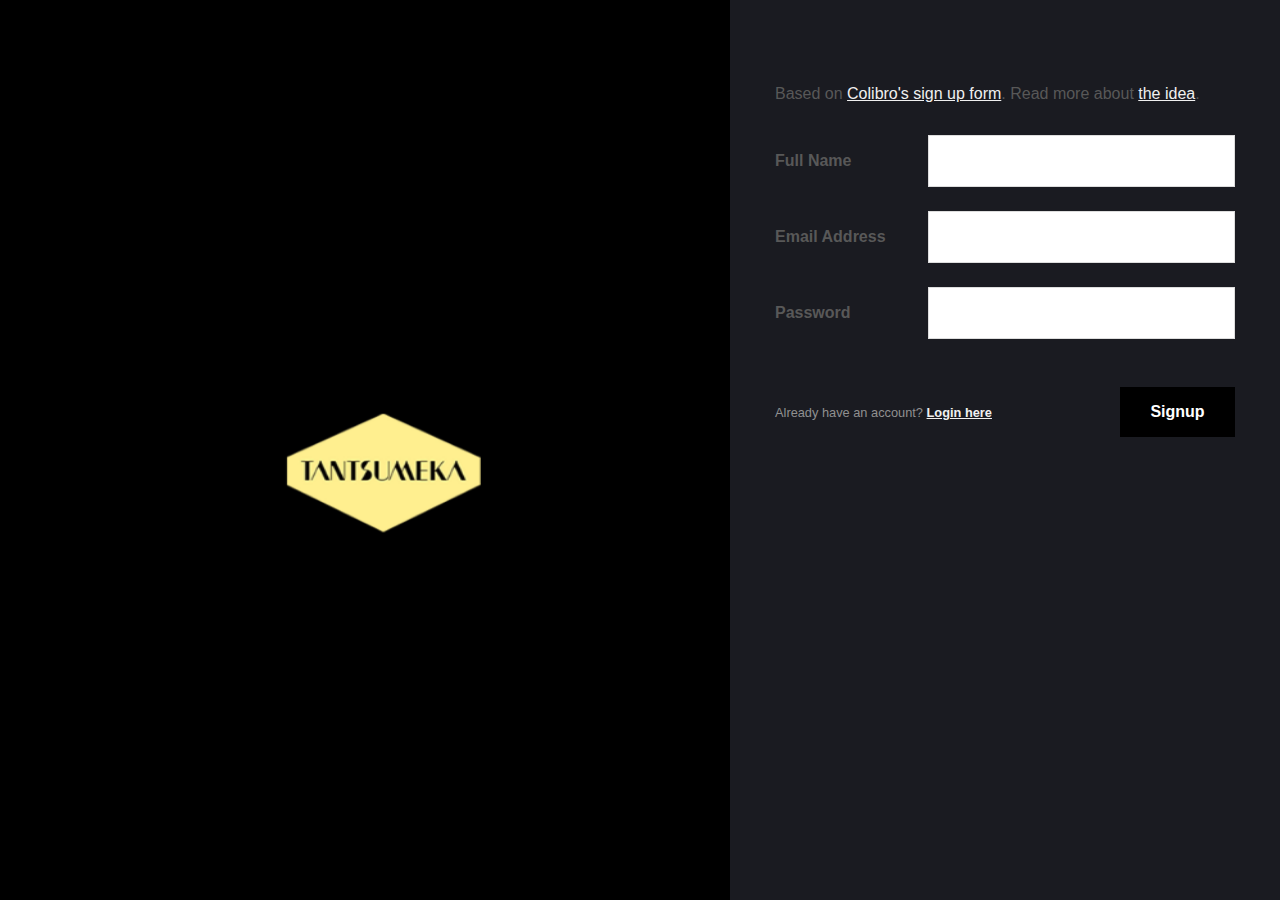
<file: admin/index.html>
<!DOCTYPE html>
<html lang="en" class="no-js">
	<head>
		<meta charset="UTF-8" />
		<meta name="viewport" content="width=device-width, initial-scale=1">
		<title>Tantsumeka | Admin</title>
		<meta name="description" content="Visual feedback for password strength on an image that gets pixelated or blurred." />
		<meta name="keywords" content="password strength, visual feedback, image, canvas, javascript, css, blur, pixelated" />
		<meta name="author" content="Codrops" />
		<link rel="shortcut icon" href="img/icons/favicon.ico">
		<link rel="stylesheet" type="text/css" href="css/base.css" />
		<script>document.documentElement.className="js";var supportsCssVars=function(){var e,t=document.createElement("style");return t.innerHTML="root: { --tmp-var: bold; }",document.head.appendChild(t),e=!!(window.CSS&&window.CSS.supports&&window.CSS.supports("font-weight","var(--tmp-var)")),t.parentNode.removeChild(t),e};supportsCssVars()||alert("Please view this demo in a modern browser that supports CSS Variables.");</script>
	</head>
	<body class="demo-2 loading">
		<main>
			<div class="content content--side">
				<header class="codrops-header">
					<div class="codrops-links">
						<a class="codrops-icon codrops-icon--prev" href="https://tympanus.net/Development/DistortionHoverEffect/" title="Previous Demo"><svg class="icon icon--arrow"><use xlink:href="#icon-arrow"></use></svg></a>
						<a class="codrops-icon codrops-icon--drop" href="https://tympanus.net/codrops/?p=34613" title="Back to the article"><svg class="icon icon--drop"><use xlink:href="#icon-drop"></use></svg></a>
					</div>
					<p class="info">Based on <a href="https://app.colibro.com/accounts-register/register">Colibro's sign up form</a>. Read more about <a href="https://www.reddit.com/r/web_design/comments/8bzbue/the_stronger_your_password_the_more_of_the/?st=jg1t6m9c&sh=e057ce1f">the idea</a>.</p>
				</header>
				<div id="signup" style="display: block">
					<form class="form" action="" method="">
						<div class="form__item">
							<label class="form__label" for="email">Full Name</label>
							<input class="form__input" type="text" name="name" id="name">
						</div>
						<div class="form__item">
							<label class="form__label" for="email">Email Address</label>
							<input class="form__input" type="email" name="email" id="email">
						</div>
						<div class="form__item">
							<label class="form__label" for="password">Password</label>
							<div class="form__input-wrap">
								<input class="form__input" type="password" name="password" id="password">
								<p class="form__password-strength" id="strength-output"></p>
							</div>
						</div>
						<div class="form__item form__item--actions">
							<span>Already have an account? <a class="form__link" href="#" onclick="showLogin()">Login here</a></span>
							<input class="form__button" type="button" name="signup" value="Signup">
						</div>
					</form>
				</div>
				<div id="login" style="display: none">
					<form class="form" action="" method="">
						<div class="form__item">
							<label class="form__label" for="email">Email Address</label>
							<input class="form__input" type="email" name="email" id="emailLog">
						</div>
						<div class="form__item">
							<label class="form__label" for="password">Password</label>
							<div class="form__input-wrap">
								<input class="form__input" type="password" name="password" id="passwordLog">
								<p class="form__password-strength" id="strength-output"></p>
							</div>
						</div>
						<div class="form__item form__item--actions">
							<span>Do not have an account? <a class="form__link" href="#" onclick="showLogin()">Signup here</a></span>
							<input class="form__button" type="button" name="Login" value="Login">
						</div>
					</form>
				</div>
			</div>
			<div class="content content--side">
				<div class="poster" style="background-image:url(img/1.jpg)"></div>
				<div class="canvas-wrap">
					<canvas></canvas>
				</div>
				<a class="github" href="https://github.com/codrops/PasswordStrengthVisualization/" title="Find this project on GitHub"><svg class="icon icon--github"><use xlink:href="#icon-github"></use></svg></a>
			</div>
		</main>
		<script src="js/imagesloaded.pkgd.min.js"></script>
		<script src="js/zxcvbn.js"></script>
		<script src="js/demo2.js"></script>
		<script src="js/login.js"></script>
	</body>
</html>
</file>
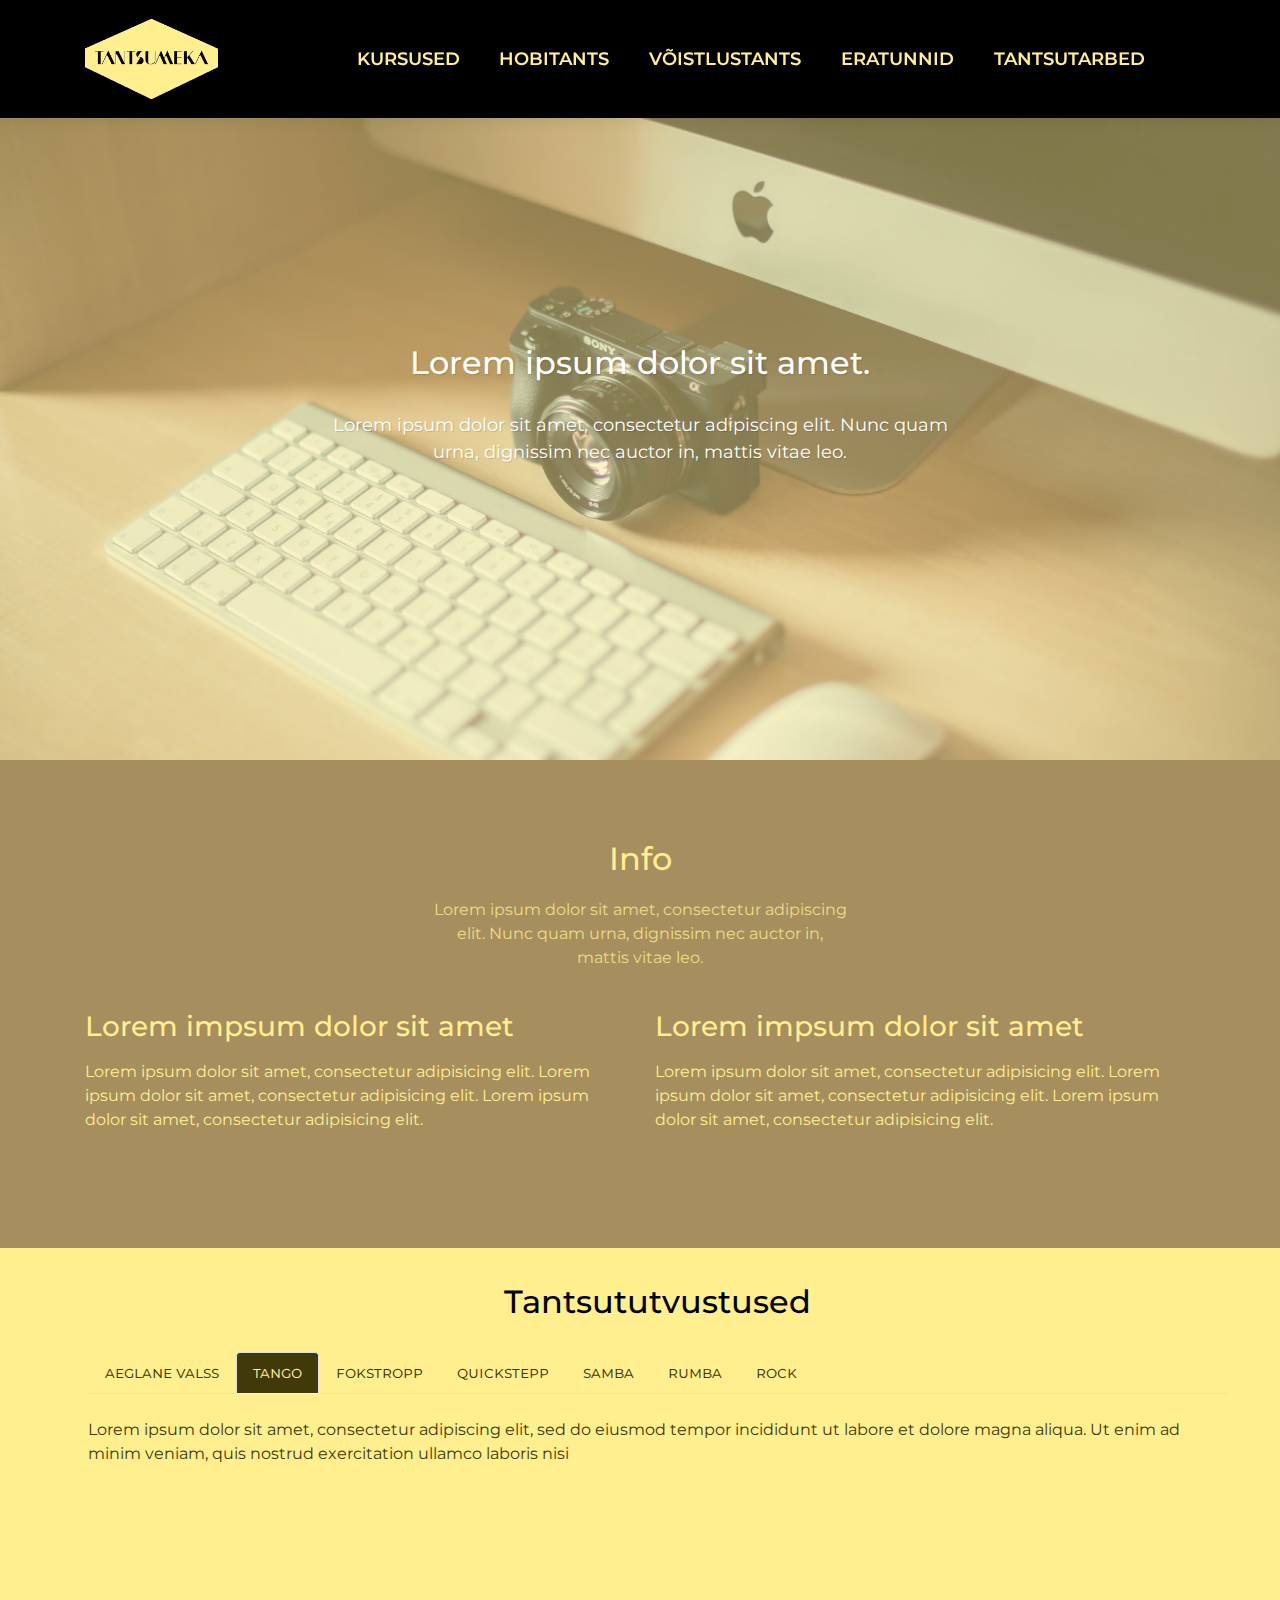
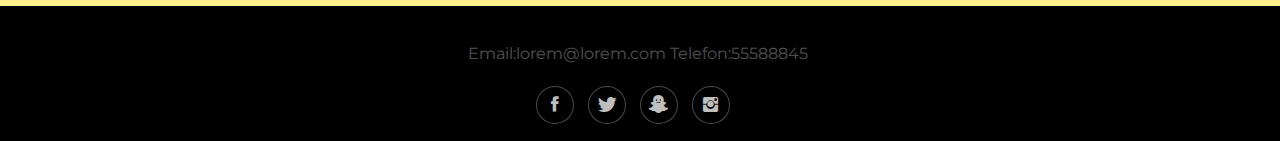
<file: test1/test1/index.html>
<!DOCTYPE html>
<html>

<head>
    <meta charset="utf-8">
    <meta name="viewport" content="width=device-width, initial-scale=1.0">
    <title>Tantsumeka</title>
    <link rel="stylesheet" href="assets/bootstrap/css/bootstrap.min.css">
    <link rel="stylesheet" href="https://fonts.googleapis.com/css?family=Montserrat:400,400i,700,700i,600,600i">
    <link rel="stylesheet" href="assets/fonts/ionicons.min.css">
    <link rel="stylesheet" href="assets/fonts/simple-line-icons.min.css">
    <link rel="stylesheet" href="assets/css/Footer-Dark.css">
    <link rel="stylesheet" href="assets/css/untitled.css">
</head>

<body style="background-color:#000000; color:rgb(49,116,184);">
    <nav class="navbar navbar-dark navbar-expand-lg fixed-top clean-navbar" style="background-color:#000000; width:100%;">
        <div class="container"><a class="navbar-brand logo" href="#" style="padding:0px;height:80px;width:133px;font-size:26px;margin:0px;background-image:url(&quot;assets/img/tantsumeka_hele.png&quot;);background-repeat:no-repeat;background-size:cover;background-position:center;"></a>
            <button
                class="navbar-toggler" data-toggle="collapse" data-target="#navcol-1"><span class="sr-only">Toggle navigation</span><span class="navbar-toggler-icon"></span></button>
                <div class="collapse navbar-collapse" id="navcol-1">
                    <ul class="nav navbar-nav ml-auto" style="margin:14px;">
                        <li class="nav-item" role="presentation" style="padding-right:31px;color:rgb(64,121,179);"><a class="nav-link active" href="#" style="margin:0px;font-size:18px;padding:4px;color:#ffef8f;">KURSUSED</a></li>
                        <li class="nav-item" role="presentation"><a class="nav-link active" href="#" style="font-size:18px;padding:4px;color:#ffef8f;">HOBITANTS</a></li>
                        <li class="nav-item" role="presentation"><a class="nav-link active" href="#" style="font-size:18px;padding:4px;color:#ffef8f;">Võistlustants</a></li>
                        <li class="nav-item" role="presentation"><a class="nav-link active" href="#" style="font-size:18px;padding:4px;color:#ffef8f;">eratunnid</a></li>
                        <li class="nav-item" role="presentation"><a class="nav-link active" href="#" style="font-size:18px;padding:4px;color:#ffef8f;">TANTSUTARBED</a></li>
                        
                    </ul>
                </div>
        </div>
    </nav>
    <main class="page landing-page">
        <section id="video" class="clean-block clean-hero" style="background-image:url(&quot;assets/img/tech/image4.jpg&quot;);color:rgba(255,239,143,0.48);">
            <div class="text">
                <h2>Lorem ipsum dolor sit amet.</h2>
                <p>Lorem ipsum dolor sit amet, consectetur adipiscing elit. Nunc quam urna, dignissim nec auctor in, mattis vitae leo.</p>
            </div>
        </section>
		
		<!-- !!!  -->
        <section id="info" class="clean-block clean-info dark" style="background-color:rgb(167,142,94);">
            <div class="container">
                <div class="block-heading">
                    <h2 style="color:#ffef8f;">Info</h2>
                    <p style="color:#ffef8f;">Lorem ipsum dolor sit amet, consectetur adipiscing elit. Nunc quam urna, dignissim nec auctor in, mattis vitae leo.</p>
                </div>
                <div class="row align-items-center">
                    <div class="col-md-6">
                        <h3 style="color:#ffef8f;">Lorem impsum dolor sit amet</h3>
                        <div class="getting-started-info">
                            <p style="color:#ffef8f;">Lorem ipsum dolor sit amet, consectetur adipisicing elit. Lorem ipsum dolor sit amet, consectetur adipisicing elit. Lorem ipsum dolor sit amet, consectetur adipisicing elit.</p>
                        </div>
                    </div>
                    <div class="col-md-6">
                        <h3 style="color:#ffef8f;">Lorem impsum dolor sit amet</h3>
                        <div class="getting-started-info">
                            <p style="color:#ffef8f;">Lorem ipsum dolor sit amet, consectetur adipisicing elit. Lorem ipsum dolor sit amet, consectetur adipisicing elit. Lorem ipsum dolor sit amet, consectetur adipisicing elit.</p>
                        </div>
                    </div>
                </div>
            </div>
        </section>
        <section id="tantsud" class="clean-block clean-info dark" style="padding-top:35px;background-color:#ffef8f;margin-bottom:0px;margin-right:0px;padding-left:35px;">
            <div class="container" style="padding-right:0px;padding-left:0px;">
                <h2 class="text-center" style="margin-bottom:31px;color:#000000;padding:0px;padding-right:0px;">Tantsututvustused</h2>
                <div>
                    <ul class="nav nav-tabs">
                        <li class="nav-item"><a class="nav-link" role="tab" data-toggle="tab" href="#tab-1">aeglane valss</a></li>
                        <li class="nav-item"><a class="nav-link active" role="tab" data-toggle="tab" href="#tab-2">tango</a></li>
                        <li class="nav-item"><a class="nav-link" role="tab" data-toggle="tab" href="#tab-3">fokstropp</a></li>
                        <li class="nav-item"><a class="nav-link" role="tab" data-toggle="tab" href="#tab-4">quickstepp</a></li>
                        <li class="nav-item"><a class="nav-link" role="tab" data-toggle="tab" href="#tab-5">samba</a></li>
                        <li class="nav-item"><a class="nav-link" role="tab" data-toggle="tab" href="#tab-6">rumba</a></li>
                        <li class="nav-item"><a class="nav-link" role="tab" data-toggle="tab" href="#tab-7">rock</a></li>
                    </ul>
                    <div class="tab-content">
                        <div class="tab-pane" role="tabpanel" id="tab-1">
                            <p id="tabp"><br>Lorem ipsum dolor sit amet, consectetur adipiscing elit, sed do eiusmod tempor incididunt ut labore et dolore magna aliqua. Ut enim ad minim veniam, quis nostrud exercitation ullamco laboris nisi<br><br></p>
                        </div>
                        <div class="tab-pane active" role="tabpanel" id="tab-2">
                            <p id="tabp"><br>Lorem ipsum dolor sit amet, consectetur adipiscing elit, sed do eiusmod tempor incididunt ut labore et dolore magna aliqua. Ut enim ad minim veniam, quis nostrud exercitation ullamco laboris nisi<br><br></p>
                        </div>
                        <div class="tab-pane" role="tabpanel" id="tab-3">
                            <p id="tabp"><br>Lorem ipsum dolor sit amet, consectetur adipiscing elit, sed do eiusmod tempor incididunt ut labore et dolore magna aliqua. Ut enim ad minim veniam, quis nostrud exercitation ullamco laboris nisi<br><br></p>
                        </div>
                        <div class="tab-pane" role="tabpanel" id="tab-4">
                            <p id="tabp"><br>Lorem ipsum dolor sit amet, consectetur adipiscing elit, sed do eiusmod tempor incididunt ut labore et dolore magna aliqua. Ut enim ad minim veniam, quis nostrud exercitation ullamco laboris nisi<br><br></p>
                        </div>
                        <div class="tab-pane" role="tabpanel" id="tab-5">
                            <p id="tabp"><br>Lorem ipsum dolor sit amet, consectetur adipiscing elit, sed do eiusmod tempor incididunt ut labore et dolore magna aliqua. Ut enim ad minim veniam, quis nostrud exercitation ullamco laboris nisi<br><br></p>
                        </div>
                        <div class="tab-pane" role="tabpanel" id="tab-6">
                            <p id="tabp"><br>Lorem ipsum dolor sit amet, consectetur adipiscing elit, sed do eiusmod tempor incididunt ut labore et dolore magna aliqua. Ut enim ad minim veniam, quis nostrud exercitation ullamco laboris nisi<br><br></p>
                        </div>
                        <div class="tab-pane" role="tabpanel" id="tab-7">
                            <p id="tabp"><br>Lorem ipsum dolor sit amet, consectetur adipiscing elit, sed do eiusmod tempor incididunt ut labore et dolore magna aliqua. Ut enim ad minim veniam, quis nostrud exercitation ullamco laboris nisi<br><br></p>
                        </div>
                    </div>
                </div>
            </div>
        </section>
		
		<!--  !!! -->
        
    </main>
    <div class="footer-dark" style="padding-top:12px;padding-bottom:18px;">
        <footer>
            <div class="container">
                <div class="row">
                    <div class="col item social">
                        <p class="copyright" style="color: #FFFFFF;">Email:lorem@lorem.com Telefon:55588845&nbsp;</p>
                    </div>
                </div>
                <div class="row">
                    <div class="col item social" style="padding-right:30px;padding-top:21px;"><a href="#"><i class="icon ion-social-facebook"></i></a><a href="#"><i class="icon ion-social-twitter"></i></a><a href="#"><i class="icon ion-social-snapchat"></i></a><a href="#"><i class="icon ion-social-instagram"></i></a></div>
                </div>
            </div>
        </footer>
    </div>
    <script src="assets/js/jquery.min.js"></script>
    <script src="assets/bootstrap/js/bootstrap.min.js"></script>
    <script src="assets/js/theme.js"></script>
</body>

</html>
</file>
<file: admin/css/base.css>
article,aside,details,figcaption,figure,footer,header,hgroup,main,nav,section,summary{display:block;}audio,canvas,video{display:inline-block;}audio:not([controls]){display:none;height:0;}[hidden]{display:none;}html{font-family:sans-serif;-ms-text-size-adjust:100%;-webkit-text-size-adjust:100%;}body{margin:0;}a:focus{outline:thin dotted;}a:active,a:hover{outline:0;}h1{font-size:2em;margin:0.67em 0;}abbr[title]{border-bottom:1px dotted;}b,strong{font-weight:bold;}dfn{font-style:italic;}hr{-moz-box-sizing:content-box;box-sizing:content-box;height:0;}mark{background:#ff0;color:#000;}code,kbd,pre,samp{font-family:monospace,serif;font-size:1em;}pre{white-space:pre-wrap;}q{quotes:"\201C" "\201D" "\2018" "\2019";}small{font-size:80%;}sub,sup{font-size:75%;line-height:0;position:relative;vertical-align:baseline;}sup{top:-0.5em;}sub{bottom:-0.25em;}img{border:0;}svg:not(:root){overflow:hidden;}figure{margin:0;}fieldset{border:1px solid #c0c0c0;margin:0 2px;padding:0.35em 0.625em 0.75em;}legend{border:0;padding:0;}button,input,select,textarea{font-family:inherit;font-size:100%;margin:0;}button,input{line-height:normal;}button,select{text-transform:none;}button,html input[type="button"],input[type="reset"],input[type="submit"]{-webkit-appearance:button;cursor:pointer;}button[disabled],html input[disabled]{cursor:default;}input[type="checkbox"],input[type="radio"]{box-sizing:border-box;padding:0;}input[type="search"]{-webkit-appearance:textfield;-moz-box-sizing:content-box;-webkit-box-sizing:content-box;box-sizing:content-box;}input[type="search"]::-webkit-search-cancel-button,input[type="search"]::-webkit-search-decoration{-webkit-appearance:none;}button::-moz-focus-inner,input::-moz-focus-inner{border:0;padding:0;}textarea{overflow:auto;vertical-align:top;}table{border-collapse:collapse;border-spacing:0;}
*,
*::after,
*::before {
	box-sizing: border-box;
}

body {
	font-family: -apple-system, BlinkMacSystemFont, "Segoe UI", Helvetica, Arial, sans-serif;
	min-height: 100vh;
	color: #57585c;
	color: var(--color-text);
	background-color: #fff;
	background-color: var(--color-bg);
	height: 100vh;
	overflow: hidden;
	-webkit-font-smoothing: antialiased;
	-moz-osx-font-smoothing: grayscale;
}

.demo-1 {
	--color-text: #000;
	--color-bg: #fff;
	--color-content-bg: #fff;
	--color-link: #000;
	--color-link-hover: #4bb3e7;
	--color-info: #000;
	--color-form-alt: #909090;
	--color-form-button-bg: #000;
	--color-form-button: #fff;
	--color-demo: #fff;
	--color-demo-hover: #fff;
	--color-github: #fff;
	--color-github-hover: #fff;
}

.demo-2 {
	--color-text: #585858;
    --color-bg: #000;
    --color-content-bg: #1a1b21;
    --color-link: #f0f0f0;
    --color-link-hover: #4bb3e7;
    --color-info: #585858;
    --color-form-alt: #909090;
    --color-form-button-bg: #000000;
    --color-form-button: #ffffff;
    --color-demo: #fff;
    --color-demo-hover: #fff;
    --color-github: #fff;
    --color-github-hover: #fff;
}

.js body.render {
	opacity: 1;
}

/* Page Loader */
.js .loading::before {
	content: '';
	position: fixed;
	z-index: 100000;
	top: 0;
	left: 0;
	width: 100%;
	height: 100%;
	background: var(--color-bg);
}

.js .loading::after {
	content: '';
	position: fixed;
	z-index: 100000;
	top: 50%;
	left: 50%;
	width: 60px;
	height: 60px;
	margin: -30px 0 0 -30px;
	pointer-events: none;
	border-radius: 50%;
	opacity: 0.4;
	background: var(--color-link);
	animation: loaderAnim 0.7s linear infinite alternate forwards;
}

@keyframes loaderAnim {
	to {
		opacity: 1;
		transform: scale3d(0.5,0.5,1);
	}
}

a {
	text-decoration: underline;
	color: var(--color-link);
	outline: none;
}

a:hover,
a:focus {
	color: var(--color-link-hover);
	outline: none;
	text-decoration: none;
}

.hidden {
	position: absolute;
	overflow: hidden;
	width: 0;
	height: 0;
	pointer-events: none;
}

/* Icons */
.icon {
	display: block;
	width: 1.5em;
	height: 1.5em;
	margin: 0 auto;
	fill: currentColor;
}

main {
	position: relative;
	width: 100%;
	display: flex;
	flex-wrap: wrap;
}

.content {
	position: relative;
	min-height: 100vh;
}

.content--main {
	grid-template-columns: 50% 50%;
}

.content--full {
	width: 100vw;
}

.content--side {
	background: var(--color-content-bg);
	width: 550px;
	margin: 0;
	padding: 5vmin;
	display: flex;
	flex-direction: column;
	overflow: hidden;
}

.content--side + .content--side {
	justify-content: space-between;
	width: calc(100vw - 550px);
}

.poster {
	position: absolute;
	top: 0;
	left: 0;
	width: 100%;
	height: 100%;
	background-size: cover;
	background-position: 50% 50%;
}

/* Header */
.codrops-header {
	position: relative;
	z-index: 100;
	display: flex;
	flex-wrap: wrap;
	flex-direction: row;
	align-items: flex-start;
	align-items: center;
	align-self: start;
	grid-area: header;
	justify-self: start;
	margin: 0 0 1rem 0;
}

.codrops-header__title {
	font-size: 1.5em;
	font-weight: bold;
	margin: 0;
	padding: 0;
}

.info {
	flex: none;
	width: 100%;
	margin: 1rem 0;
	color: var(--color-info);
}

.github {
	display: block;
	position: relative;
	color: var(--color-github);
	margin: 0 0 0 auto;
}

.github:hover,
.github:focus {
	color: var(--color-github-hover);
}

.demos {
	position: relative;
	display: block;
	text-align: right;
	margin: 0 0 0 auto;
}

.demo {
	font-weight: bold;
	color: var(--color-demo);
}

.demo:not(:last-child) {
	margin-right: 1.5rem;
}

.demo:hover,
.demo:focus {
	color: var(--color-demo-hover);
}

.demo span {
	white-space: nowrap;
	text-transform: lowercase;
	pointer-events: none;
}

a.demo--current {
	pointer-events: none;
	text-decoration: none;
}

/* Top Navigation Style */
.codrops-links {
	position: relative;
	display: flex;
	justify-content: center;
	margin: 0 1em 0 0;
	text-align: center;
	white-space: nowrap;
}

.codrops-icon {
	display: inline-block;
}

.codrops-icon:first-child {
	margin-right: 0.5rem;
}

.canvas-wrap {
	width: 100%;
	height: 100%;
	position: absolute;
	top: 0;
	left: 0;
}

canvas {
	image-rendering: optimizeSpeed;
	image-rendering: -moz-crisp-edges;
	image-rendering: -webkit-optimize-contrast;
	image-rendering: -o-crisp-edges;
	image-rendering: crisp-edges;
	-ms-interpolation-mode: nearest-neighbor;
	width: 100%;
	height: 100%;
}

.form {
	margin: auto 0 0 0;
	position: relative;
}

.form__title {
	font-size: 1.5rem;
	margin: 0 0 3rem;
}

.form__item {
	display: grid;
	grid-template-columns: 1fr 2fr;
	align-items: center;
}

.form__item:not(:last-child) {
	margin: 0 0 1.5rem;
}

.form__item--actions {
	color: var(--color-form-alt);
	margin-top: 3rem;
	font-size: 0.8rem;
	grid-template-columns: 3fr 1fr;
}

.form__label {
	font-weight: bold;
}

.form__input {
	padding: 1rem;
	width: 100%;
	border: 1px solid #ddd;
	font-weight: bold;
}

.form__input-wrap {
	position: relative;
}

.form__input:focus {
	border-color: #000;
	outline: none;
}

.form__password-strength {
	position: absolute;
	font-size: 0.75rem;
}

.form__link {
	font-weight: bold;
	white-space: nowrap;
}

.form__button {
	padding: 1rem;
	font-weight: bold;
	font-size: 1rem;
	border: 0;
	background: var(--color-form-button-bg);
	color: var(--color-form-button);
}

.form__button:focus {
	outline: none;
}

.demo-2 main {
	flex-direction: row-reverse;
}

.demo-2 .github,
.demo-2 .demos {
	margin: 0 auto 0 0;
}

@media screen and (max-width: 45em) {
	body {
		overflow: auto;
	}
	.content {
		height: auto;
		min-height: 0;
	}
	.content--side {
		width: 100vw;
	}
	.content--fixed {
		position: relative;
		z-index: 1000;
		display: block;
		padding: 0.85em;
	}
	.content--side + .content--side {
		width: 100vw;
		height: 100vw;
	}
}
</file>
<file: test1/test1/assets/css/Footer-Dark.css>
/*Cvet futer*/
.footer-dark {
  padding:50px 0;
  color:#FFFFFF;
  background-color:#000000;
}

.footer-dark h3 {
  margin-top:0;
  margin-bottom:12px;
  font-weight:bold;
  font-size:16px;
}

.footer-dark ul {
  padding:0;
  list-style:none;
  line-height:1.6;
  font-size:14px;
  margin-bottom:0;
}

.footer-dark ul a {
  color:inherit;
  text-decoration:none;
  opacity:0.6;
}

.footer-dark ul a:hover {
  opacity:0.8;
}

@media (max-width:767px) {
  .footer-dark .item:not(.social) {
    text-align:center;
    padding-bottom:20px;
  }
}

.footer-dark .item.text {
  margin-bottom:36px;
}

@media (max-width:767px) {
  .footer-dark .item.text {
    margin-bottom:0;
  }
}

.footer-dark .item.text p {
  opacity:0.6;
  margin-bottom:0;
}

.footer-dark .item.social {
  text-align:center;
}

@media (max-width:991px) {
  .footer-dark .item.social {
    text-align:center;
    margin-top:20px;
  }
}

.footer-dark .item.social > a {
  font-size:20px;
  width:36px;
  height:36px;
  line-height:36px;
  display:inline-block;
  text-align:center;
  border-radius:50%;
  box-shadow:0 0 0 1px rgba(255,255,255,0.4);
  margin:0 8px;
  color:#fff;
  opacity:0.75;
}

.footer-dark .item.social > a:hover {
  opacity:0.9;
}

.footer-dark .copyright {
  text-align:center;
  padding-top:24px;
  opacity:0.3;
  font-size:16px;
  margin-bottom:0;
}
</file>
<file: test1/test1/assets/css/untitled.css>
.navbar-light .navbar-brand, .navbar-light .navbar-brand:focus, .navbar-light .navbar-brand:hover {
}

/*Cvet knopki*/
.nav-tabs .nav-item.show .nav-link, .nav-tabs .nav-link.active {
  background-color:#41390A;
  color:#ffef8f;
  font-variant-caps:all-small-caps;
}


/*Cvet bukv knopki*/
.nav-tabs .nav-link {
  color:#41390A;
  font-variant-caps:small-caps;
}

/*Cvet bukv */
#tabp {
  color:#41390A;
  /*border:1px solid transparent;*/
  /*border-top-left-radius:.25rem;*/
  /*border-top-right-radius:.25rem;*/
}
</file>
